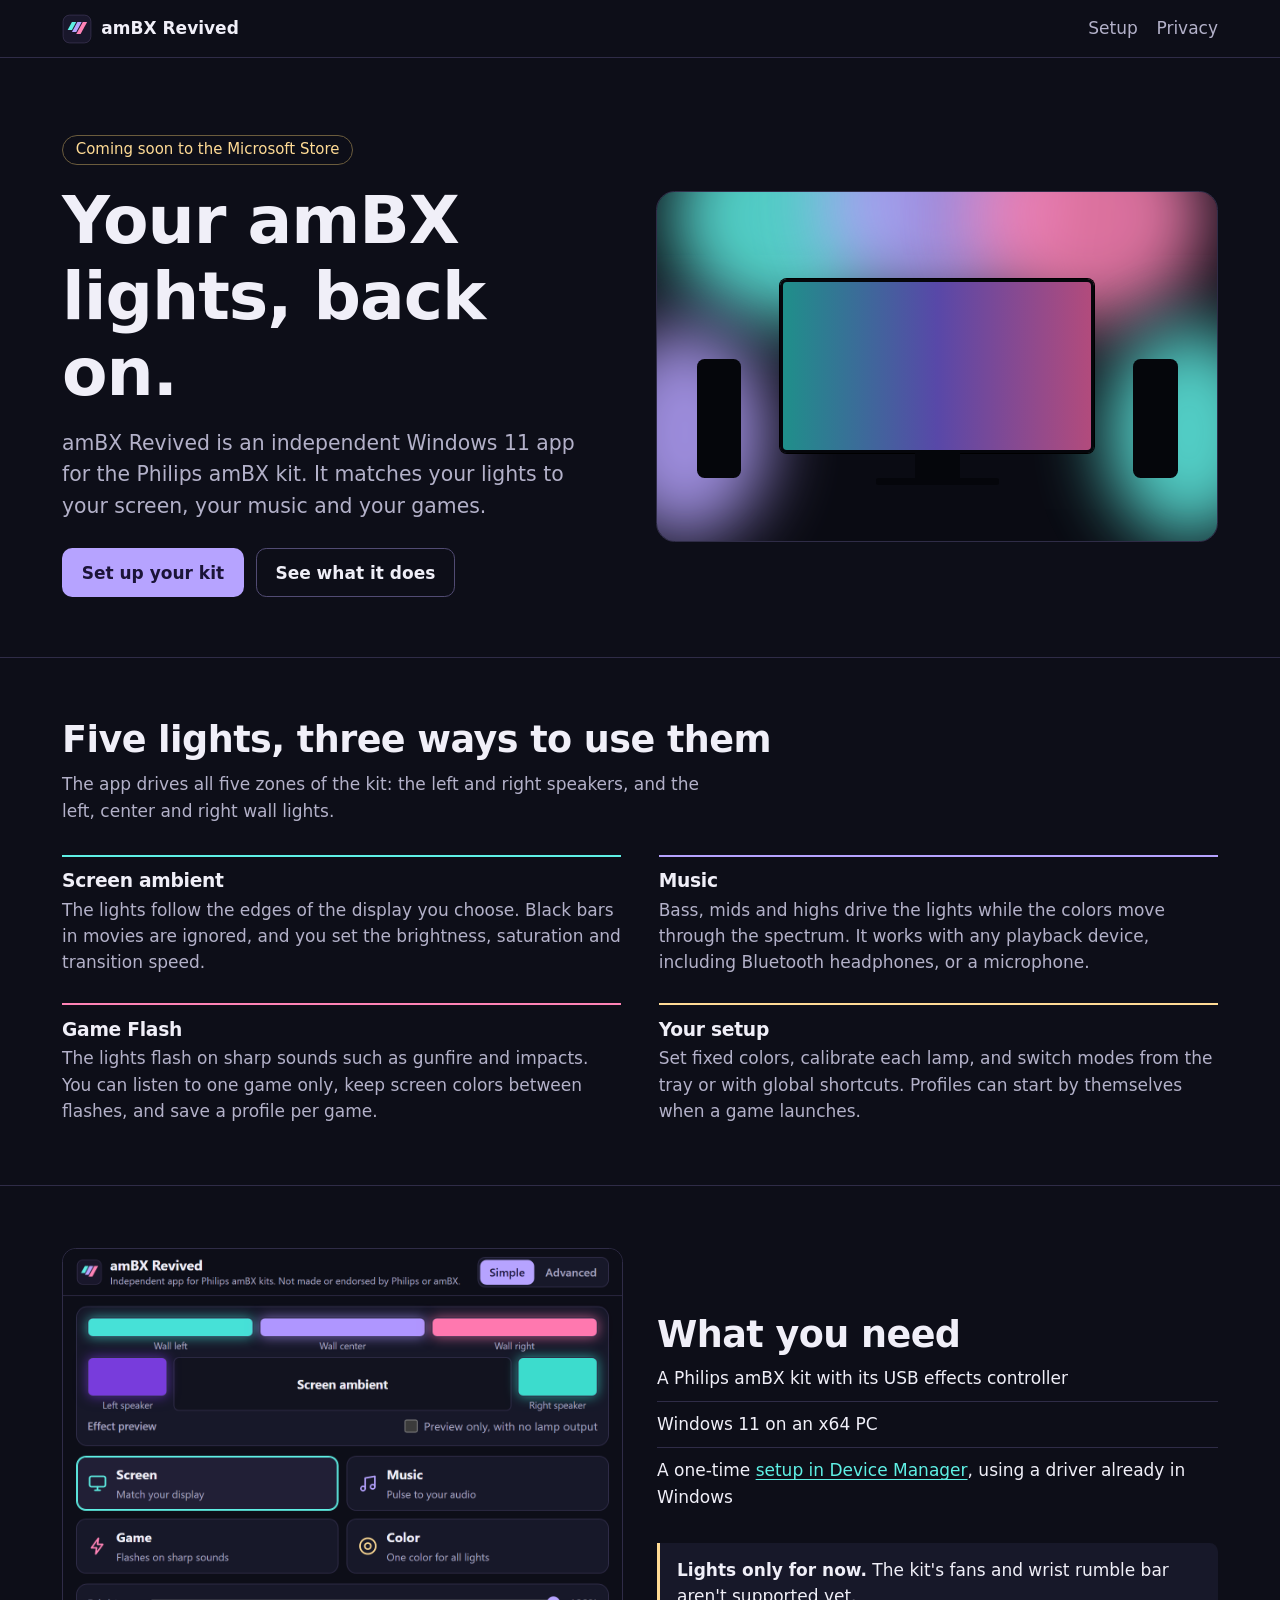
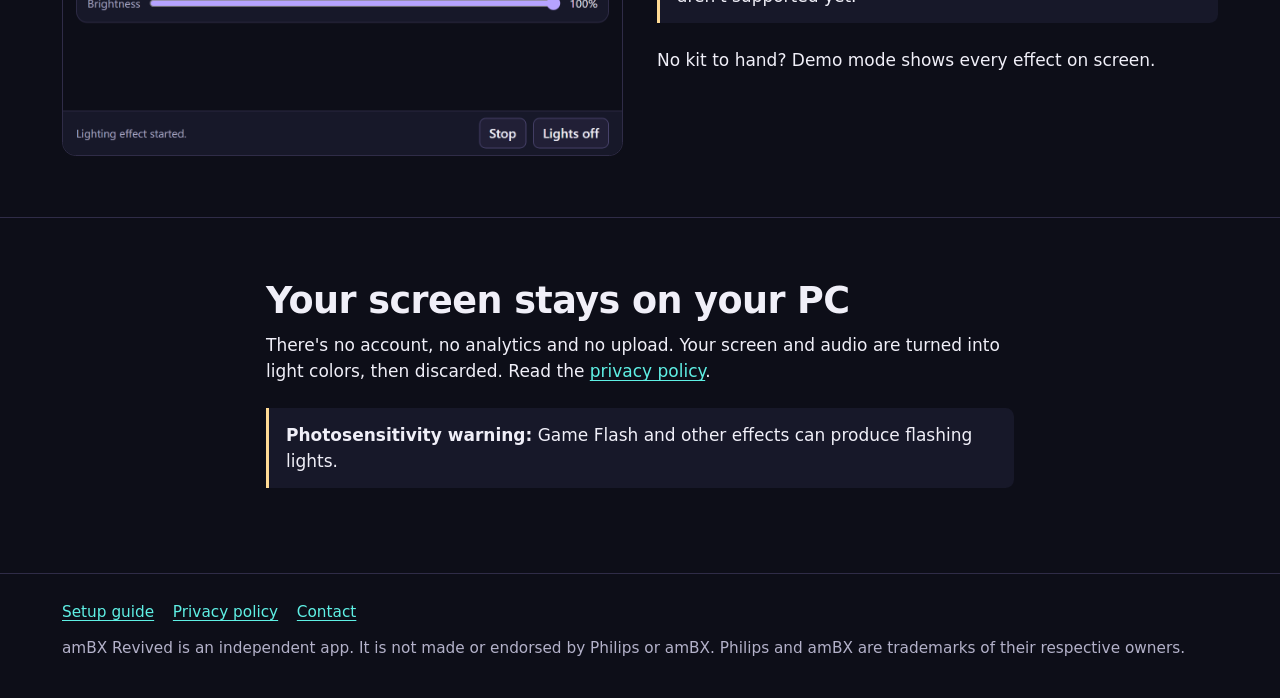
<file: index.html>
<!doctype html>
<html lang="en">
<head>
<meta charset="utf-8">
<meta name="viewport" content="width=device-width, initial-scale=1">
<meta http-equiv="Content-Security-Policy" content="default-src 'none'; style-src 'self'; img-src 'self'">
<title>amBX Revived: lights for your Philips amBX kit on Windows 11</title>
<meta name="description" content="An independent Windows 11 app that matches your Philips amBX lights to your screen, music and games.">
<link rel="icon" href="/assets/logo.svg" type="image/svg+xml">
<link rel="stylesheet" href="/assets/site.css">
</head>
<body>
<a class="skip" href="#main">Skip to content</a>
<header class="site-header">
  <div class="wrap">
    <a class="brand" href="/"><img src="/assets/logo.svg" width="30" height="30" alt="">amBX Revived</a>
    <nav aria-label="Main">
      <a href="/setup">Setup</a>
      <a href="/privacy">Privacy</a>
    </nav>
  </div>
</header>

<main id="main">
  <div class="wrap hero">
    <div>
      <span class="status">Coming soon to the Microsoft Store</span>
      <h1>Your amBX lights, back on.</h1>
      <p class="lead">amBX Revived is an independent Windows 11 app for the Philips amBX kit. It matches your lights to your screen, your music and your games.</p>
      <div class="actions">
        <a class="button primary" href="/setup">Set up your kit</a>
        <a class="button" href="#modes">See what it does</a>
      </div>
    </div>
    <div class="room" role="img" aria-label="A monitor between two speakers, with three lights glowing on the wall above it and color from each speaker.">
      <div class="glow"><span class="w1"></span><span class="w2"></span><span class="w3"></span><span class="s1"></span><span class="s2"></span></div>
      <div class="screen"></div><div class="stand"></div><div class="base"></div>
      <div class="speaker left"></div><div class="speaker right"></div>
    </div>
  </div>

  <section class="band" id="modes">
    <div class="wrap">
      <h2>Five lights, three ways to use them</h2>
      <p class="intro">The app drives all five zones of the kit: the left and right speakers, and the left, center and right wall lights.</p>
      <div class="modes">
        <article class="teal">
          <h3>Screen ambient</h3>
          <p>The lights follow the edges of the display you choose. Black bars in movies are ignored, and you set the brightness, saturation and transition speed.</p>
        </article>
        <article class="violet">
          <h3>Music</h3>
          <p>Bass, mids and highs drive the lights while the colors move through the spectrum. It works with any playback device, including Bluetooth headphones, or a microphone.</p>
        </article>
        <article class="pink">
          <h3>Game Flash</h3>
          <p>The lights flash on sharp sounds such as gunfire and impacts. You can listen to one game only, keep screen colors between flashes, and save a profile per game.</p>
        </article>
        <article class="amber">
          <h3>Your setup</h3>
          <p>Set fixed colors, calibrate each lamp, and switch modes from the tray or with global shortcuts. Profiles can start by themselves when a game launches.</p>
        </article>
      </div>
    </div>
  </section>

  <section class="band">
    <div class="wrap shot">
      <img src="/assets/app.png" width="1280" height="1160" alt="The amBX Revived window in Simple mode, with the five lamp colors above the Screen, Music, Game and Color cards and a brightness slider." loading="lazy">
      <div>
        <h2>What you need</h2>
        <ul class="facts">
          <li>A Philips amBX kit with its USB effects controller</li>
          <li>Windows 11 on an x64 PC</li>
          <li>A one-time <a href="/setup">setup in Device Manager</a>, using a driver already in Windows</li>
        </ul>
        <div class="notice">
          <p><strong>Lights only for now.</strong> The kit's fans and wrist rumble bar aren't supported yet.</p>
        </div>
        <p>No kit to hand? Demo mode shows every effect on screen.</p>
      </div>
    </div>
  </section>

  <section class="band">
    <div class="narrow">
      <h2>Your screen stays on your PC</h2>
      <p>There's no account, no analytics and no upload. Your screen and audio are turned into light colors, then discarded. Read the <a href="/privacy">privacy policy</a>.</p>
      <div class="notice">
        <p><strong>Photosensitivity warning:</strong> Game Flash and other effects can produce flashing lights.</p>
      </div>
    </div>
  </section>
</main>

<footer class="site-footer">
  <div class="wrap">
    <nav aria-label="Footer">
      <a href="/setup">Setup guide</a>
      <a href="/privacy">Privacy policy</a>
      <a href="mailto:nick@ab-it.io">Contact</a>
    </nav>
    <p>amBX Revived is an independent app. It is not made or endorsed by Philips or amBX. Philips and amBX are trademarks of their respective owners.</p>
  </div>
</footer>
</body>
</html>
</file>
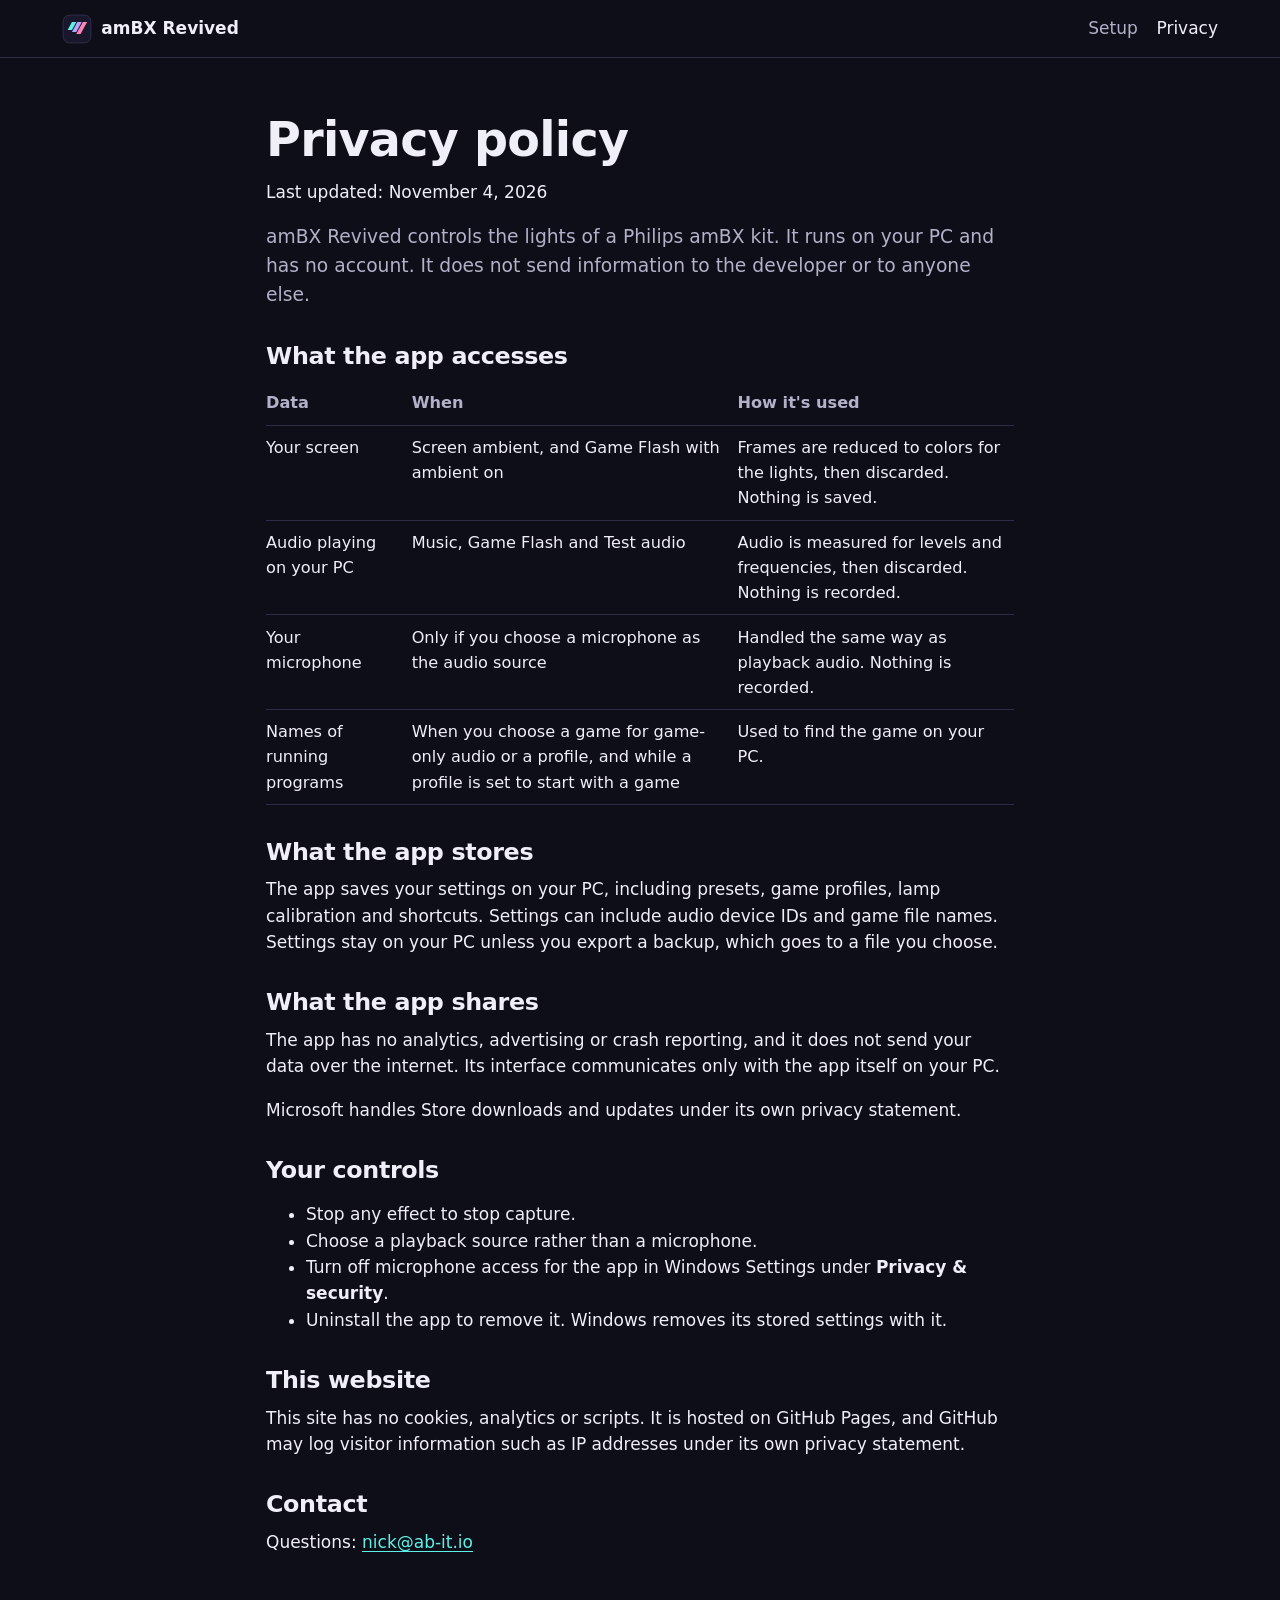
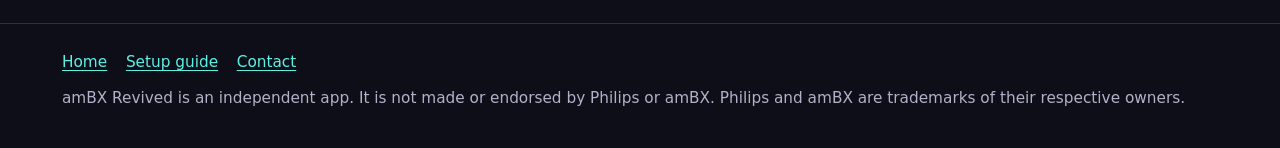
<file: privacy.html>
<!doctype html>
<html lang="en">
<head>
<meta charset="utf-8">
<meta name="viewport" content="width=device-width, initial-scale=1">
<meta http-equiv="Content-Security-Policy" content="default-src 'none'; style-src 'self'; img-src 'self'">
<title>Privacy policy: amBX Revived</title>
<meta name="description" content="What amBX Revived accesses on your PC, and why nothing leaves it.">
<link rel="icon" href="/assets/logo.svg" type="image/svg+xml">
<link rel="stylesheet" href="/assets/site.css">
</head>
<body>
<a class="skip" href="#main">Skip to content</a>
<header class="site-header">
  <div class="wrap">
    <a class="brand" href="/"><img src="/assets/logo.svg" width="30" height="30" alt="">amBX Revived</a>
    <nav aria-label="Main">
      <a href="/setup">Setup</a>
      <a href="/privacy" aria-current="page">Privacy</a>
    </nav>
  </div>
</header>

<main id="main" class="narrow page">
  <h1>Privacy policy</h1>
  <p>Last updated: November 4, 2026</p>
  <p class="lead">amBX Revived controls the lights of a Philips amBX kit. It runs on your PC and has no account. It does not send information to the developer or to anyone else.</p>

  <h2>What the app accesses</h2>
  <div class="table-scroll">
    <table>
      <thead><tr><th scope="col">Data</th><th scope="col">When</th><th scope="col">How it's used</th></tr></thead>
      <tbody>
        <tr><td>Your screen</td><td>Screen ambient, and Game Flash with ambient on</td><td>Frames are reduced to colors for the lights, then discarded. Nothing is saved.</td></tr>
        <tr><td>Audio playing on your PC</td><td>Music, Game Flash and Test audio</td><td>Audio is measured for levels and frequencies, then discarded. Nothing is recorded.</td></tr>
        <tr><td>Your microphone</td><td>Only if you choose a microphone as the audio source</td><td>Handled the same way as playback audio. Nothing is recorded.</td></tr>
        <tr><td>Names of running programs</td><td>When you choose a game for game-only audio or a profile, and while a profile is set to start with a game</td><td>Used to find the game on your PC.</td></tr>
      </tbody>
    </table>
  </div>

  <h2>What the app stores</h2>
  <p>The app saves your settings on your PC, including presets, game profiles, lamp calibration and shortcuts. Settings can include audio device IDs and game file names. Settings stay on your PC unless you export a backup, which goes to a file you choose.</p>

  <h2>What the app shares</h2>
  <p>The app has no analytics, advertising or crash reporting, and it does not send your data over the internet. Its interface communicates only with the app itself on your PC.</p>
  <p>Microsoft handles Store downloads and updates under its own privacy statement.</p>

  <h2>Your controls</h2>
  <ul>
    <li>Stop any effect to stop capture.</li>
    <li>Choose a playback source rather than a microphone.</li>
    <li>Turn off microphone access for the app in Windows Settings under <strong>Privacy &amp; security</strong>.</li>
    <li>Uninstall the app to remove it. Windows removes its stored settings with it.</li>
  </ul>

  <h2>This website</h2>
  <p>This site has no cookies, analytics or scripts. It is hosted on GitHub Pages, and GitHub may log visitor information such as IP addresses under its own privacy statement.</p>

  <h2>Contact</h2>
  <p>Questions: <a href="mailto:nick@ab-it.io">nick@ab-it.io</a></p>
</main>

<footer class="site-footer">
  <div class="wrap">
    <nav aria-label="Footer">
      <a href="/">Home</a>
      <a href="/setup">Setup guide</a>
      <a href="mailto:nick@ab-it.io">Contact</a>
    </nav>
    <p>amBX Revived is an independent app. It is not made or endorsed by Philips or amBX. Philips and amBX are trademarks of their respective owners.</p>
  </div>
</footer>
</body>
</html>
</file>
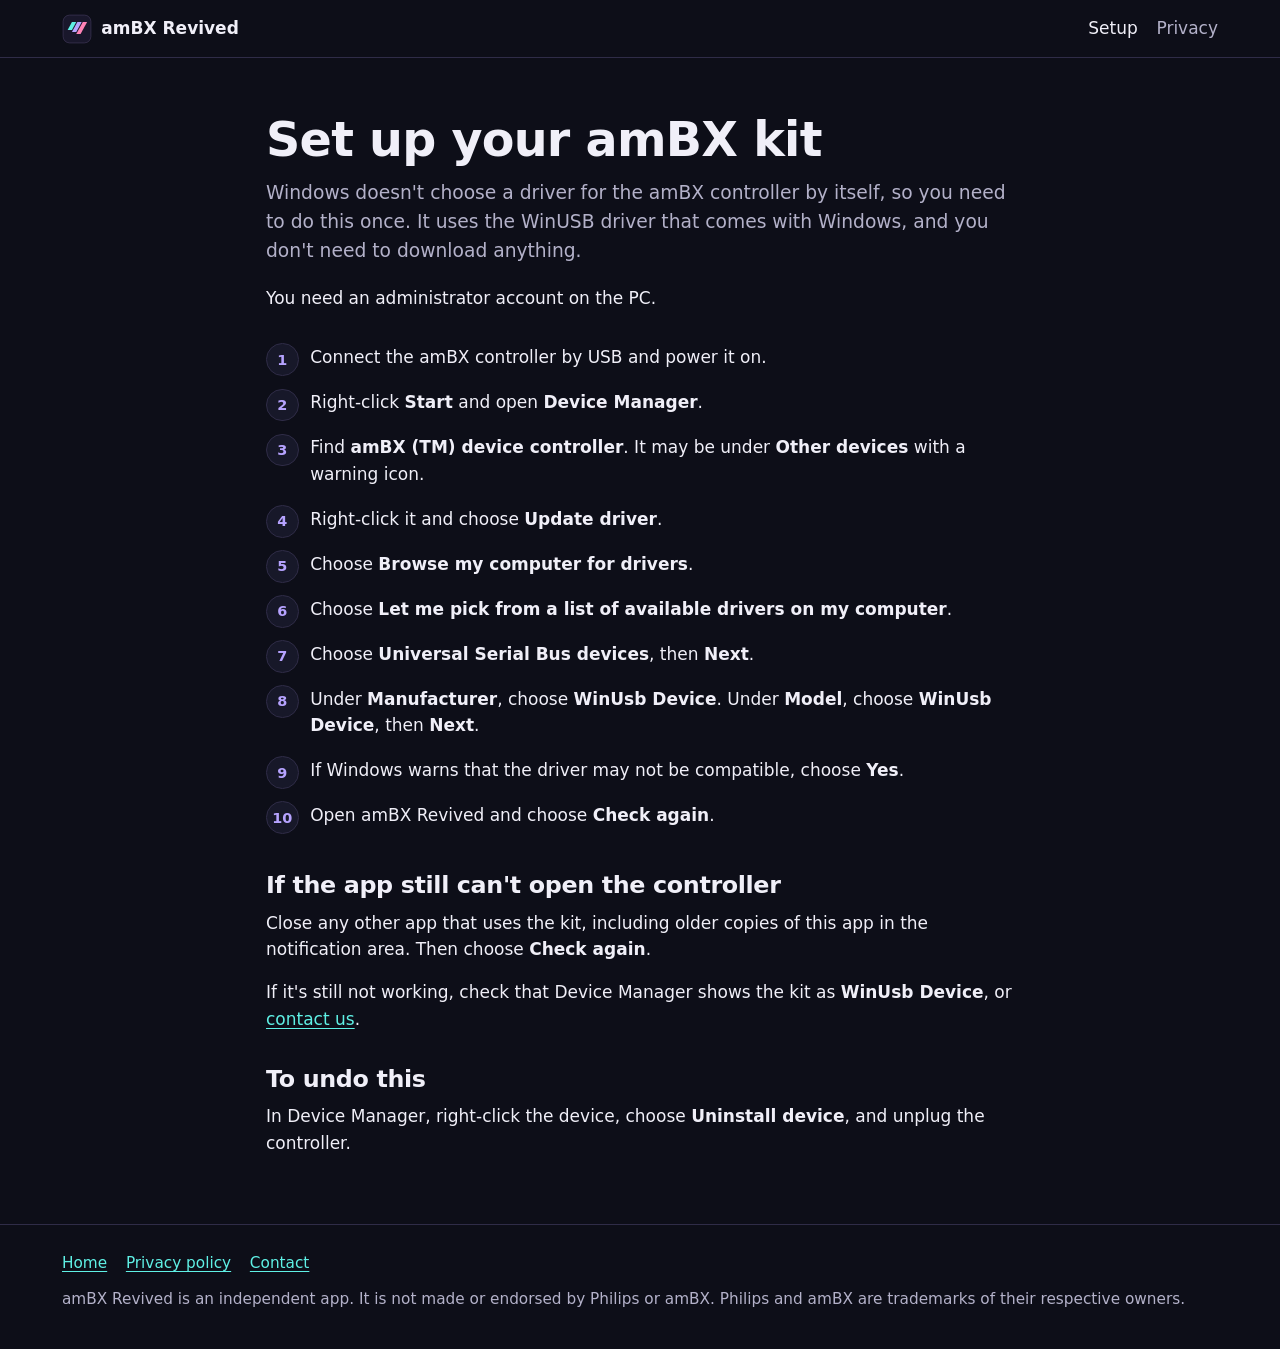
<file: setup.html>
<!doctype html>
<html lang="en">
<head>
<meta charset="utf-8">
<meta name="viewport" content="width=device-width, initial-scale=1">
<meta http-equiv="Content-Security-Policy" content="default-src 'none'; style-src 'self'; img-src 'self'">
<title>Set up your kit: amBX Revived</title>
<meta name="description" content="How to connect a Philips amBX kit to Windows 11 using the WinUSB driver included with Windows.">
<link rel="icon" href="/assets/logo.svg" type="image/svg+xml">
<link rel="stylesheet" href="/assets/site.css">
</head>
<body>
<a class="skip" href="#main">Skip to content</a>
<header class="site-header">
  <div class="wrap">
    <a class="brand" href="/"><img src="/assets/logo.svg" width="30" height="30" alt="">amBX Revived</a>
    <nav aria-label="Main">
      <a href="/setup" aria-current="page">Setup</a>
      <a href="/privacy">Privacy</a>
    </nav>
  </div>
</header>

<main id="main" class="narrow page">
  <h1>Set up your amBX kit</h1>
  <p class="lead">Windows doesn't choose a driver for the amBX controller by itself, so you need to do this once. It uses the WinUSB driver that comes with Windows, and you don't need to download anything.</p>
  <p>You need an administrator account on the PC.</p>

  <ol class="steps">
    <li>Connect the amBX controller by USB and power it on.</li>
    <li>Right-click <strong>Start</strong> and open <strong>Device Manager</strong>.</li>
    <li>Find <strong>amBX (TM) device controller</strong>. It may be under <strong>Other devices</strong> with a warning icon.</li>
    <li>Right-click it and choose <strong>Update driver</strong>.</li>
    <li>Choose <strong>Browse my computer for drivers</strong>.</li>
    <li>Choose <strong>Let me pick from a list of available drivers on my computer</strong>.</li>
    <li>Choose <strong>Universal Serial Bus devices</strong>, then <strong>Next</strong>.</li>
    <li>Under <strong>Manufacturer</strong>, choose <strong>WinUsb Device</strong>. Under <strong>Model</strong>, choose <strong>WinUsb Device</strong>, then <strong>Next</strong>.</li>
    <li>If Windows warns that the driver may not be compatible, choose <strong>Yes</strong>.</li>
    <li>Open amBX Revived and choose <strong>Check again</strong>.</li>
  </ol>

  <h2>If the app still can't open the controller</h2>
  <p>Close any other app that uses the kit, including older copies of this app in the notification area. Then choose <strong>Check again</strong>.</p>
  <p>If it's still not working, check that Device Manager shows the kit as <strong>WinUsb Device</strong>, or <a href="mailto:nick@ab-it.io">contact us</a>.</p>

  <h2>To undo this</h2>
  <p>In Device Manager, right-click the device, choose <strong>Uninstall device</strong>, and unplug the controller.</p>
</main>

<footer class="site-footer">
  <div class="wrap">
    <nav aria-label="Footer">
      <a href="/">Home</a>
      <a href="/privacy">Privacy policy</a>
      <a href="mailto:nick@ab-it.io">Contact</a>
    </nav>
    <p>amBX Revived is an independent app. It is not made or endorsed by Philips or amBX. Philips and amBX are trademarks of their respective owners.</p>
  </div>
</footer>
</body>
</html>
</file>
<file: assets/site.css>
:root {
  color-scheme: dark;
  --bg: #0d0e18;
  --panel: #171829;
  --line: #2f2c47;
  --text: #f0eff8;
  --muted: #b3b1c9;
  --teal: #5ff0e5;
  --violet: #b6a3ff;
  --pink: #ff83b6;
  --amber: #ffdb95;
  --gutter: 16px;
  font: 17px/1.55 system-ui, -apple-system, "Segoe UI", Roboto, sans-serif;
}

* { box-sizing: border-box; }

body { margin: 0; background: var(--bg); color: var(--text); }

a { color: var(--teal); text-underline-offset: .18em; }
a:hover { color: var(--text); }
a:focus-visible { outline: 2px solid var(--teal); outline-offset: 3px; border-radius: 4px; }

h1, h2, h3 { line-height: 1.15; letter-spacing: -.015em; margin: 0; }
h1 { font-size: clamp(2.3rem, 7vw, 3.9rem); font-weight: 750; }
h2 { font-size: clamp(1.55rem, 4vw, 2.15rem); font-weight: 700; }
h3 { font-size: 1.1rem; font-weight: 650; }
p { margin: 0 0 1em; }
code, kbd { font: .9em ui-monospace, Consolas, monospace; }

.wrap { width: min(68rem, 100% - 2 * var(--gutter)); margin-inline: auto; }
.narrow { width: min(44rem, 100% - 2 * var(--gutter)); margin-inline: auto; }

.skip { position: absolute; left: -999px; }
.skip:focus { left: var(--gutter); top: 8px; background: var(--panel); padding: .4rem .7rem; z-index: 2; }

.site-header { border-bottom: 1px solid var(--line); }
.site-header .wrap { display: flex; align-items: center; justify-content: space-between; gap: 1rem; padding-block: .8rem; }
.brand { display: flex; align-items: center; gap: .55rem; color: var(--text); font-weight: 700; text-decoration: none; }
.brand img { display: block; }
.site-header nav { display: flex; gap: 1.1rem; }
.site-header nav a { color: var(--muted); text-decoration: none; }
.site-header nav a:hover, .site-header nav a[aria-current] { color: var(--text); }

.hero { padding-block: clamp(2.5rem, 7vw, 4.5rem) clamp(2rem, 5vw, 3.5rem); display: grid; gap: clamp(2rem, 5vw, 3.5rem); align-items: center; }
.hero .lead { font-size: 1.2rem; color: var(--muted); margin: 1rem 0 1.5rem; max-width: 34em; }
.status { display: inline-block; color: var(--amber); border: 1px solid #6b5c3d; border-radius: 99px; padding: .15rem .75rem; font-size: .88rem; margin-bottom: 1rem; }
.actions { display: flex; flex-wrap: wrap; gap: .7rem; }
.button { display: inline-block; padding: .62rem 1.1rem; border-radius: .6rem; border: 1px solid #514b73; color: var(--text); text-decoration: none; font-weight: 600; }
.button.primary { background: var(--violet); border-color: transparent; color: #1b1438; }
.button:hover { border-color: var(--text); color: var(--text); }
.button.primary:hover { background: #cbbdff; color: #1b1438; border-color: transparent; }

/* The kit's layout: three wall lights above the screen, a speaker on each side. */
.room { position: relative; aspect-ratio: 16 / 10; border-radius: 1.1rem; overflow: hidden; background: #0a0b13; border: 1px solid var(--line); }
.glow { position: absolute; inset: 0; animation: drift 60s linear infinite; }
.glow span { position: absolute; border-radius: 50%; filter: blur(34px); opacity: .85; }
.glow .w1 { width: 42%; height: 62%; left: 2%; top: -24%; background: var(--teal); }
.glow .w2 { width: 42%; height: 62%; left: 29%; top: -28%; background: var(--violet); }
.glow .w3 { width: 42%; height: 62%; right: 2%; top: -24%; background: var(--pink); }
.glow .s1 { width: 30%; height: 62%; left: -10%; bottom: 0; background: var(--violet); }
.glow .s2 { width: 30%; height: 62%; right: -10%; bottom: 0; background: var(--teal); }
@keyframes drift { to { filter: hue-rotate(360deg); } }

.screen { position: absolute; left: 22%; right: 22%; top: 25%; bottom: 25%; border-radius: .4rem; border: 3px solid #05060b;
  background: linear-gradient(90deg, #1f8f8a, #5848a8 50%, #b24b7c); box-shadow: 0 0 0 1px #000; }
.stand { position: absolute; left: 46%; right: 46%; top: 75%; height: 7%; background: #05060b; }
.base { position: absolute; left: 39%; right: 39%; top: 82%; height: 2%; border-radius: 2px; background: #05060b; }
.speaker { position: absolute; width: 8%; height: 34%; top: 48%; border-radius: .45rem; background: #05060b; }
.speaker.left { left: 7%; }
.speaker.right { right: 7%; }

section.band { padding-block: clamp(2.2rem, 6vw, 3.6rem); border-top: 1px solid var(--line); }
.band > .wrap > h2, .band > .narrow > h2 { margin-bottom: .6rem; }
.intro { color: var(--muted); max-width: 38em; margin-bottom: 1.8rem; }

.modes { display: grid; gap: 1.6rem 2.2rem; }
.modes h3 { margin-bottom: .3rem; }
.modes p { color: var(--muted); margin: 0; }
.modes article { border-top: 2px solid var(--violet); padding-top: .8rem; }
.modes .teal { border-color: var(--teal); }
.modes .pink { border-color: var(--pink); }
.modes .amber { border-color: var(--amber); }

.shot { display: grid; gap: 2rem; align-items: center; }
.shot img { width: 100%; height: auto; display: block; border-radius: .8rem; border: 1px solid var(--line); }

.facts { margin: 0; padding: 0; list-style: none; }
.facts li { padding: .55rem 0; border-top: 1px solid var(--line); }
.facts li:first-child { border-top: 0; }

.notice { border-left: 3px solid var(--amber); background: var(--panel); padding: .8rem 1rem; border-radius: 0 .5rem .5rem 0; margin: 1.4rem 0; }
.notice p:last-child { margin: 0; }

.page { padding-block: clamp(2rem, 6vw, 3.2rem) 3rem; }
.page h1 { font-size: clamp(2rem, 6vw, 2.8rem); margin-bottom: .7rem; }
.page h2 { font-size: 1.4rem; margin: 2rem 0 .6rem; }
.page .lead { color: var(--muted); font-size: 1.1rem; }

ol.steps { padding: 0; margin: 1.4rem 0; list-style: none; counter-reset: step; }
ol.steps li { counter-increment: step; position: relative; padding: .55rem 0 .55rem 2.6rem; }
ol.steps li::before { content: counter(step); position: absolute; left: 0; top: .5rem; width: 1.8rem; height: 1.8rem; border-radius: 50%;
  display: grid; place-items: center; font-size: .85rem; font-weight: 700; background: var(--panel); border: 1px solid var(--line); color: var(--violet); }

.table-scroll { overflow-x: auto; }
table { border-collapse: collapse; width: 100%; font-size: .95rem; }
th, td { text-align: left; vertical-align: top; padding: .55rem .7rem .55rem 0; border-bottom: 1px solid var(--line); }
th { color: var(--muted); font-weight: 600; }

.site-footer { border-top: 1px solid var(--line); padding-block: 1.6rem 2.2rem; color: var(--muted); font-size: .9rem; }
.site-footer nav { display: flex; flex-wrap: wrap; gap: 1.1rem; margin-bottom: .7rem; }
.site-footer p { margin: 0; }

@media (min-width: 52rem) {
  .hero { grid-template-columns: 1fr 1.05fr; }
  .modes { grid-template-columns: repeat(2, 1fr); }
  .shot { grid-template-columns: 1fr 1fr; }
}

@media (prefers-reduced-motion: reduce) {
  .glow { animation: none; }
}
</file>
